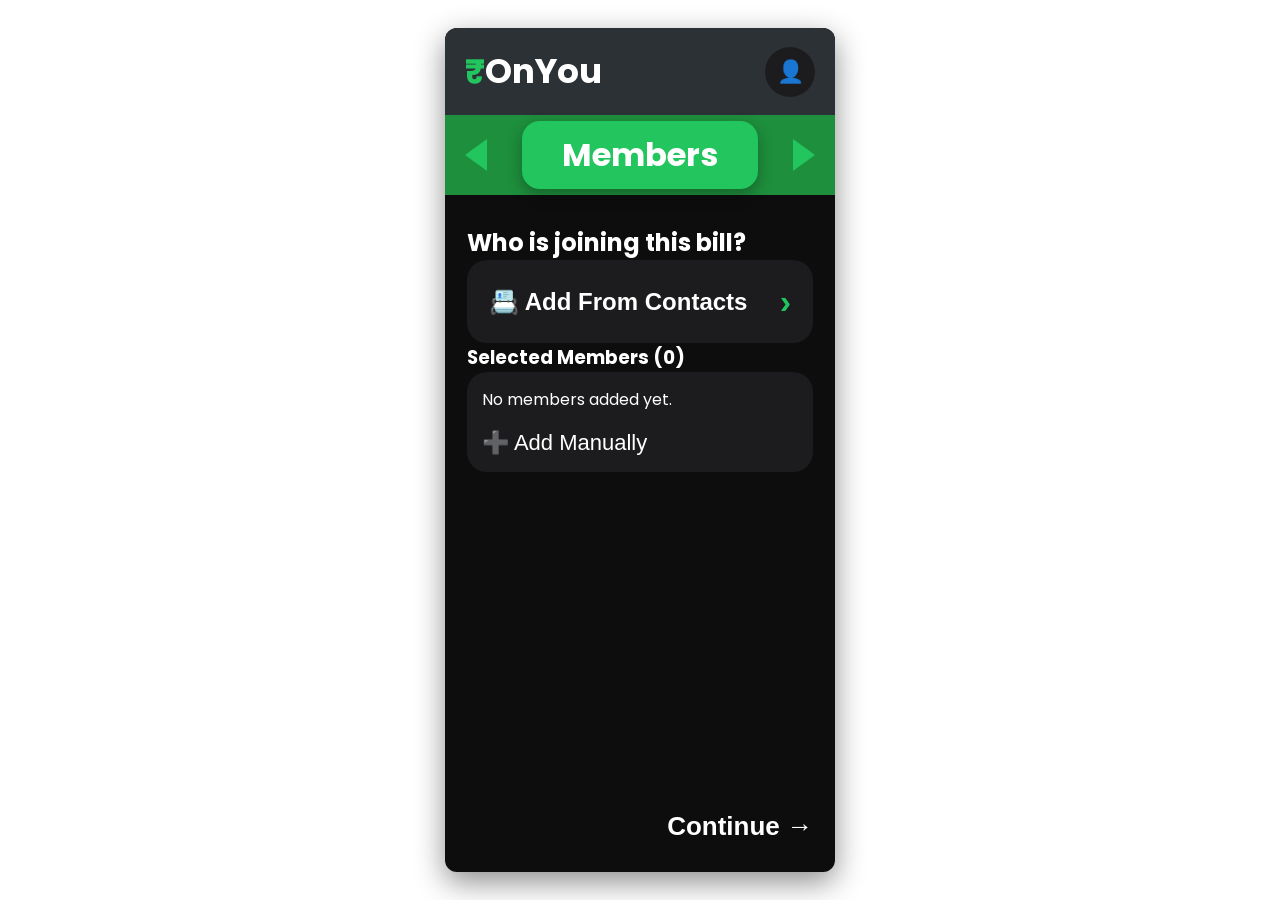
<file: frontend/pages/addMembers.html>
<!DOCTYPE html>
<html lang="en">

<head>
    <meta charset="UTF-8">
    <meta name="viewport" content="width=device-width, initial-scale=1.0">

    <title>OnYou | Add Members</title>

    <link href="https://fonts.googleapis.com/css2?family=Poppins:wght@300;400;500;600;700&display=swap" rel="stylesheet">

    <link rel="stylesheet" href="../css/common.css">
</head>

<body>

<div class="mobile-app">

    <!-- Header -->

    <header class="header">

        <div class="logo">
            <span>&#8377;</span>OnYou
        </div>

        <div class="profile">
            &#128100;
        </div>

    </header>

    <!-- Ribbon -->

    <section class="ribbon">

        <div class="triangle left-triangle"></div>

        <div class="page-title-box">
            Members
        </div>

        <div class="triangle right-triangle"></div>

    </section>

    <!-- Main Content -->

    <main class="content">

        <section class="greeting">

            <h2>Who is joining this bill?</h2>

        </section>

        <!-- Add Contacts -->

        <section class="menu">

            <button class="card">

                <span class="card-title">
                    📇 Add From Contacts
                </span>

                <span class="right">&rsaquo;</span>

            </button>

        </section>

        <!-- Selected Members -->

        <section class="members-section">

            <h3 class="section-title">
                Selected Members (0)
            </h3>

            <div class="members-list-card">

                <div class="empty-state">

                    <p>No members added yet.</p>

                </div>

                <button class="add-manual-btn">

                    <span>➕ Add Manually</span>

                </button>

            </div>

        </section>

        <!-- Continue -->

        <footer class="footer-actions">

            <button class="continue-btn" disabled>

                Continue →

            </button>

        </footer>

    </main>

</div>

</body>

</html>
</file>
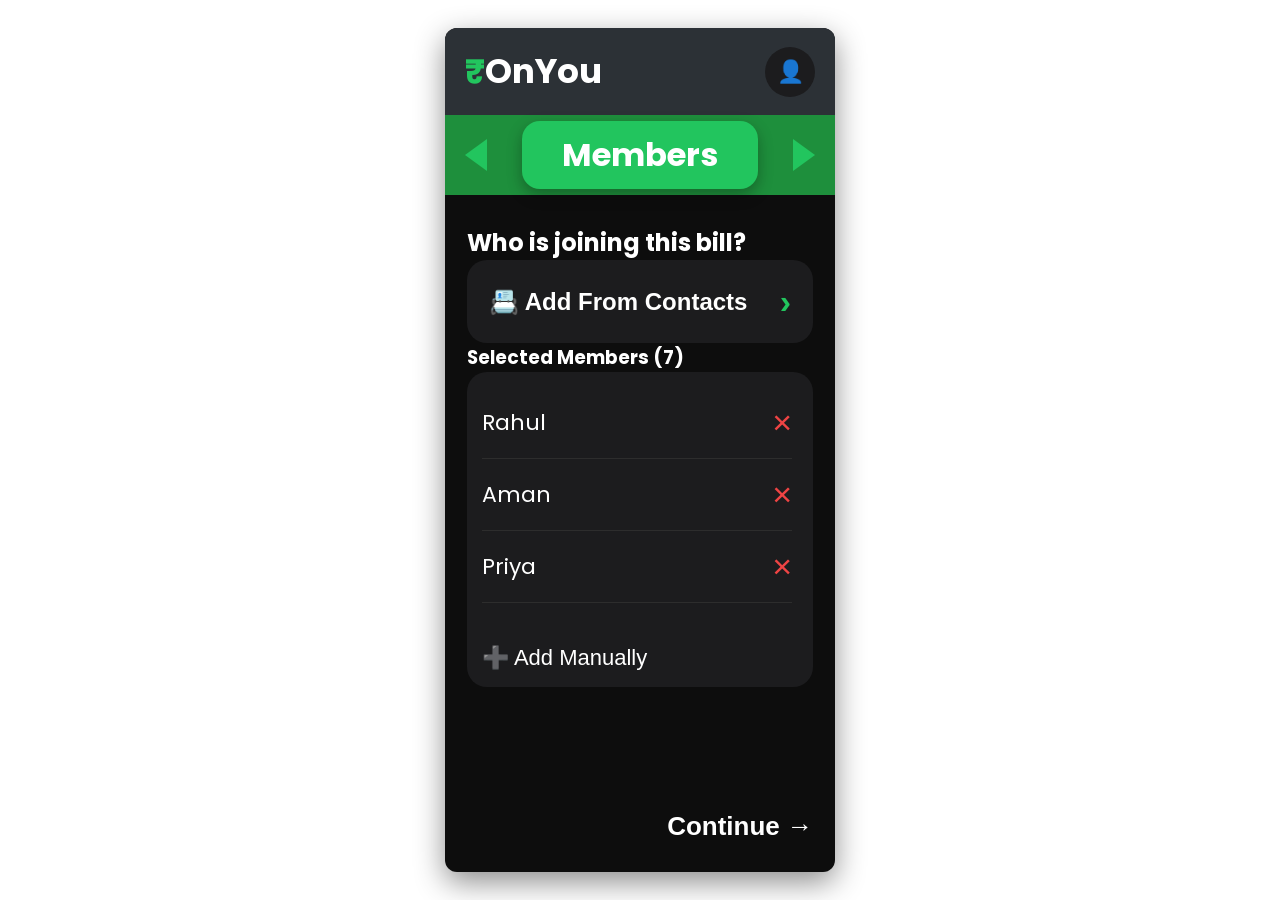
<file: frontend/pages/addMembersFilled.html>
<!DOCTYPE html>
<html lang="en">

<head>

    <meta charset="UTF-8">
    <meta name="viewport" content="width=device-width, initial-scale=1.0">

    <title>OnYou | Members</title>

    <link href="https://fonts.googleapis.com/css2?family=Poppins:wght@300;400;500;600;700&display=swap" rel="stylesheet">

    <link rel="stylesheet" href="../css/common.css">

</head>

<body>

<div class="mobile-app">

    <!-- Header -->

    <header class="header">

        <div class="logo">
            <span>₹</span>OnYou
        </div>

        <div class="profile">
            👤
        </div>

    </header>

    <!-- Ribbon -->

    <section class="ribbon">

        <div class="triangle left-triangle"></div>

        <div class="page-title-box">
            Members
        </div>

        <div class="triangle right-triangle"></div>

    </section>

    <!-- Main -->

    <main class="content">

        <section class="greeting">

            <h2>Who is joining this bill?</h2>

        </section>

        <!-- Add Contacts -->

        <section class="menu">

            <button class="card">

                <span class="card-title">
                    📇 Add From Contacts
                </span>

                <span class="right">›</span>

            </button>

        </section>

        <!-- Members -->

        <section class="members-section">

            <h3 class="section-title">

                Selected Members (7)

            </h3>

            <div class="members-list-card">

                <div class="members-scroll">

                    <div class="member-item">
                        <span class="member-name">Rahul</span>
                        <button class="remove-btn">&times;</button>
                    </div>

                    <div class="member-item">
                        <span class="member-name">Aman</span>
                        <button class="remove-btn">&times;</button>
                    </div>

                    <div class="member-item">
                        <span class="member-name">Priya</span>
                        <button class="remove-btn">&times;</button>
                    </div>

                    <div class="member-item">
                        <span class="member-name">Neha</span>
                        <button class="remove-btn">&times;</button>
                    </div>

                    <div class="member-item">
                        <span class="member-name">Karan</span>
                        <button class="remove-btn">&times;</button>
                    </div>

                    <div class="member-item">
                        <span class="member-name">Rohan</span>
                        <button class="remove-btn">&times;</button>
                    </div>

                    <div class="member-item">
                        <span class="member-name">Vivek</span>
                        <button class="remove-btn">&times;</button>
                    </div>

                </div>

                <button class="add-manual-btn">

                    ➕ Add Manually

                </button>

            </div>

        </section>

        <!-- Continue -->

        <footer class="footer-actions">

            <button class="continue-btn">

                Continue →

            </button>

        </footer>

    </main>

</div>

</body>

</html>
</file>
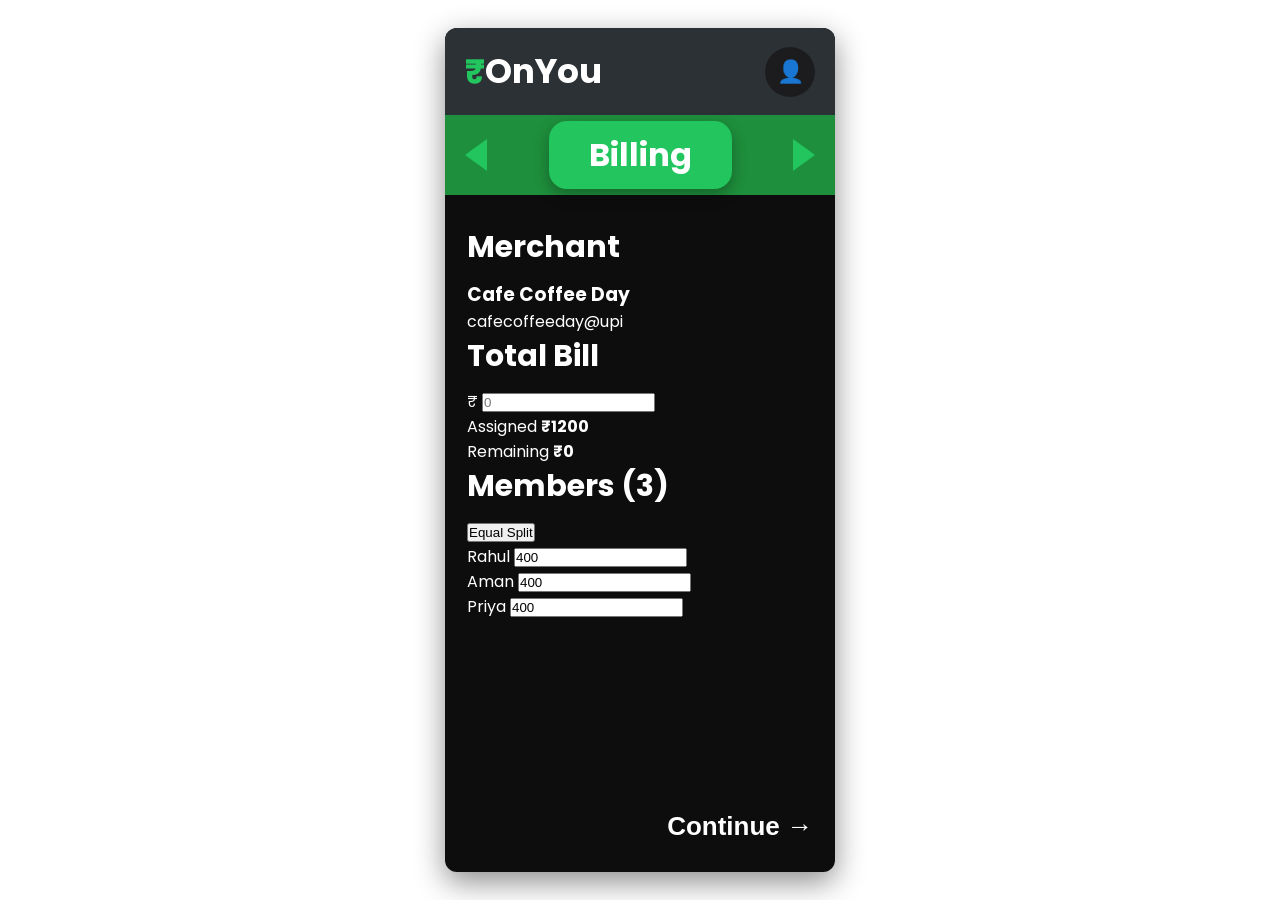
<file: frontend/pages/billing.html>
<!DOCTYPE html>
<html lang="en">

<head>

    <meta charset="UTF-8">

    <meta name="viewport" content="width=device-width, initial-scale=1.0">

    <title>OnYou | Billing</title>

    <link href="https://fonts.googleapis.com/css2?family=Poppins:wght@300;400;500;600;700&display=swap" rel="stylesheet">

    <link rel="stylesheet" href="../css/common.css">

</head>

<body>

<div class="mobile-app">

    <!-- Header -->

    <header class="header">

        <div class="logo">
            <span>&#8377;</span>OnYou
        </div>

        <div class="profile">
            &#128100;
        </div>

    </header>

    <!-- Ribbon -->

    <section class="ribbon">

        <div class="triangle left-triangle"></div>

        <div class="page-title-box">
            Billing
        </div>

        <div class="triangle right-triangle"></div>

    </section>

    <!-- Main -->

    <main class="content">

        <!-- Merchant -->

        <section class="merchant-section">

            <h2 class="page-heading">
                Merchant
            </h2>

            <div class="merchant-card">

                <h3>Cafe Coffee Day</h3>

                <p>cafecoffeeday@upi</p>

            </div>

        </section>


        <!-- Bill -->

        <section class="bill-section">

            <h2 class="page-heading">
                Total Bill
            </h2>

            <div class="bill-input">

                <span class="rupee">&#8377;</span>

                <input
                    type="number"
                    placeholder="0"
                    id="billAmount"
                >

            </div>

        </section>


        <!-- Summary -->

        <section class="summary-card">

            <div>

                <span>Assigned</span>

                <strong>₹1200</strong>

            </div>

            <div>

                <span>Remaining</span>

                <strong class="remaining">₹0</strong>

            </div>

        </section>


        <!-- Members -->

        <section class="members-section">

            <div class="members-header">

                <h2 class="page-heading">

                    Members (3)

                </h2>

                <button class="equal-btn">

                    Equal Split

                </button>

            </div>


            <div class="members-card">

                <div class="member-row">

                    <span>Rahul</span>

                    <input
                        type="number"
                        value="400"
                    >

                </div>


                <div class="member-row">

                    <span>Aman</span>

                    <input
                        type="number"
                        value="400"
                    >

                </div>


                <div class="member-row">

                    <span>Priya</span>

                    <input
                        type="number"
                        value="400"
                    >

                </div>

            </div>

        </section>


        <!-- Continue -->

        <footer class="footer-actions">

            <button class="continue-btn">

                Continue →

            </button>

        </footer>

    </main>

</div>

</body>

</html>
</file>
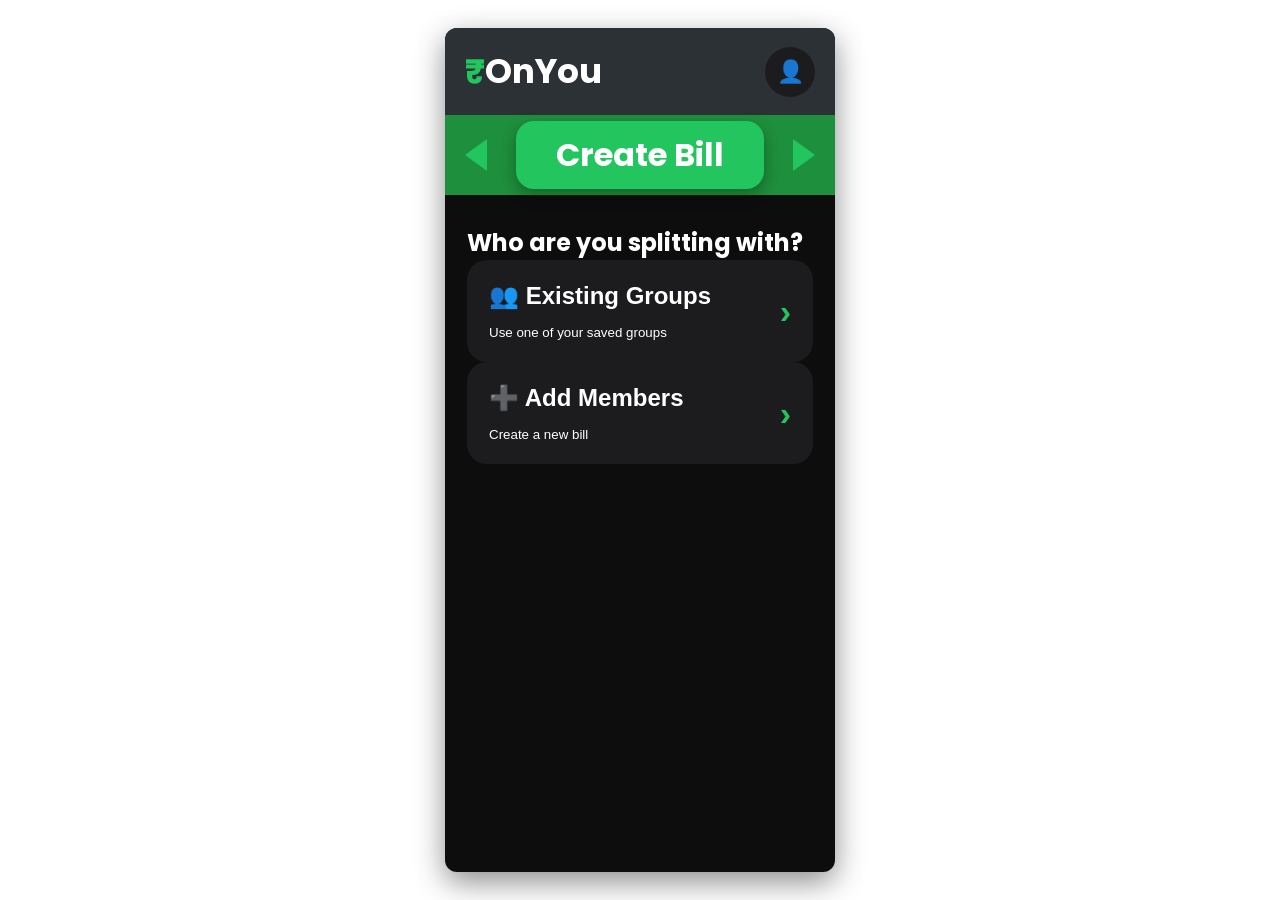
<file: frontend/pages/createBill1.html>
<!DOCTYPE html>
<html lang="en">

<head>
    <meta charset="UTF-8">
    <meta name="viewport" content="width=device-width, initial-scale=1.0">

    <title>OnYou | Create Bill</title>

    <link href="https://fonts.googleapis.com/css2?family=Poppins:wght@300;400;500;600;700&display=swap" rel="stylesheet">

    <link rel="stylesheet" href="../css/common.css">
</head>

<body>

<div class="mobile-app">

    <header class="header">

        <div class="logo">
            <span>₹</span>OnYou
        </div>

        <div class="profile">
            👤
        </div>

    </header>

    <section class="ribbon">

        <div class="triangle left-triangle"></div>

        <div class="page-title-box">
            Create Bill
        </div>

        <div class="triangle right-triangle"></div>

    </section>

    <main class="content">

        <section class="greeting">

            <h2>Who are you splitting with?</h2>

        </section>

        <section class="menu">

            <button class="card">
                <div class="card-body">
                    <span class="card-title">👥 Existing Groups</span><br>
                    <span class="card-subtext">Use one of your saved groups</span>
                </div>
                <span class="right">›</span>
            </button>

            <button class="card">
                <div class="card-body">
                    <span class="card-title">➕ Add Members</span><br>
                    <span class="card-subtext">Create a new bill</span>
                </div>
                <span class="right">›</span>
            </button>

        </section>

    </main>

</div>

</body>

</html>
</file>
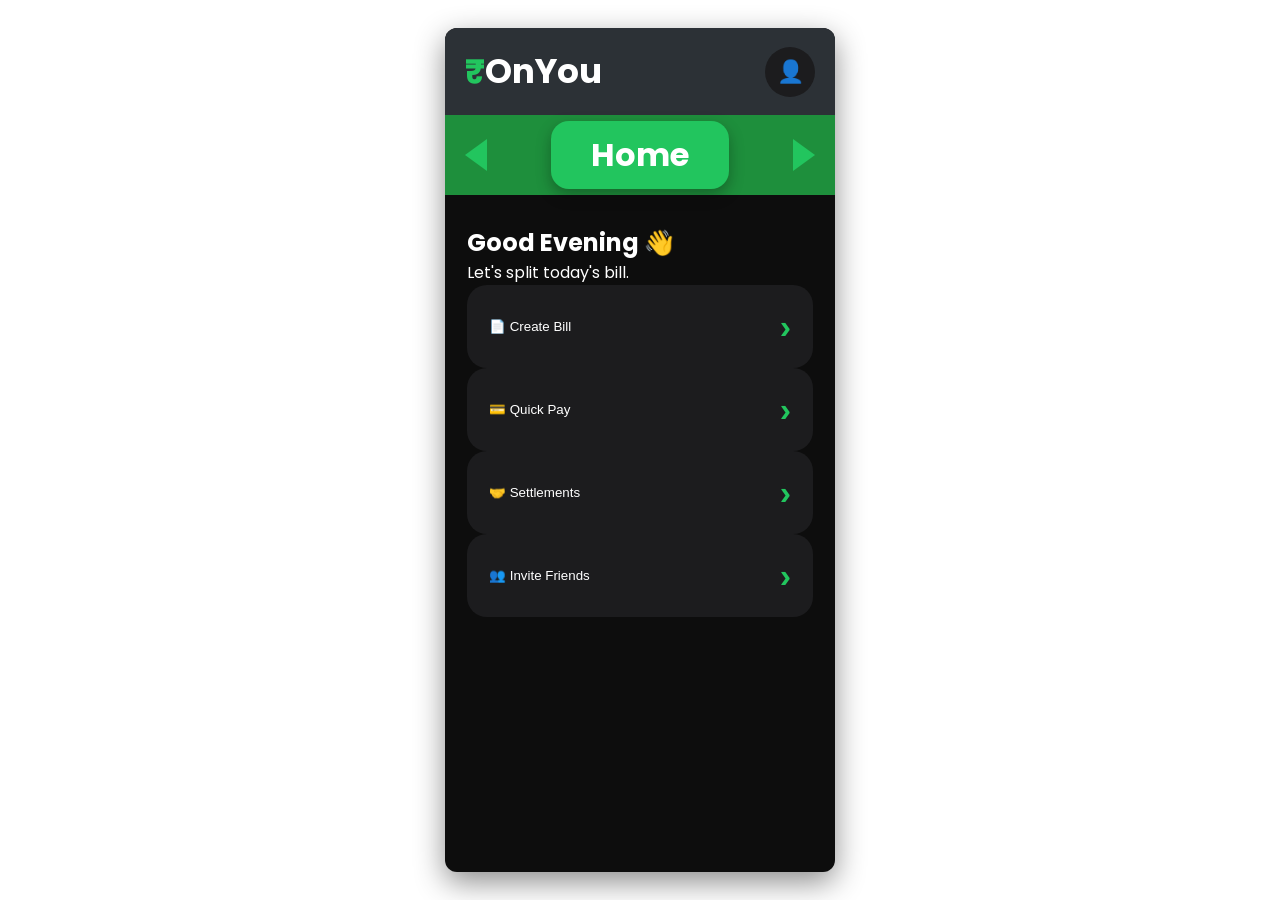
<file: frontend/pages/home.html>
<!DOCTYPE html>
<html lang="en">

<head>
    <meta charset="UTF-8">
    <meta name="viewport" content="width=device-width, initial-scale=1.0">

    <title>OnYou | Home</title>

    <link href="https://fonts.googleapis.com/css2?family=Poppins:wght@300;400;500;600;700&display=swap" rel="stylesheet">

    <link rel="stylesheet" href="../css/common.css">
</head>

<body>

<div class="mobile-app">

    <header class="header">

        <div class="logo">
            <span>₹</span>OnYou
        </div>

        <div class="profile">
            👤
        </div>

    </header>

    <section class="ribbon">

        <div class="triangle left-triangle"></div>

        <div class="page-title-box">
            Home
        </div>

        <div class="triangle right-triangle"></div>

    </section>

    <main class="content">

        <section class="greeting">

            <h2>Good Evening 👋</h2>

            <p>Let's split today's bill.</p>

        </section>

        <section class="menu">

            <button class="card">
                <span>📄 Create Bill</span>
                <span class="right">›</span>
            </button>

            <button class="card">
                <span>💳 Quick Pay</span>
                <span class="right">›</span>
            </button>

            <button class="card">
                <span>🤝 Settlements</span>
                <span class="right">›</span>
            </button>

            <button class="card">
                <span>👥 Invite Friends</span>
                <span class="right">›</span>
            </button>

        </section>

    </main>

</div>

</body>

</html>
</file>
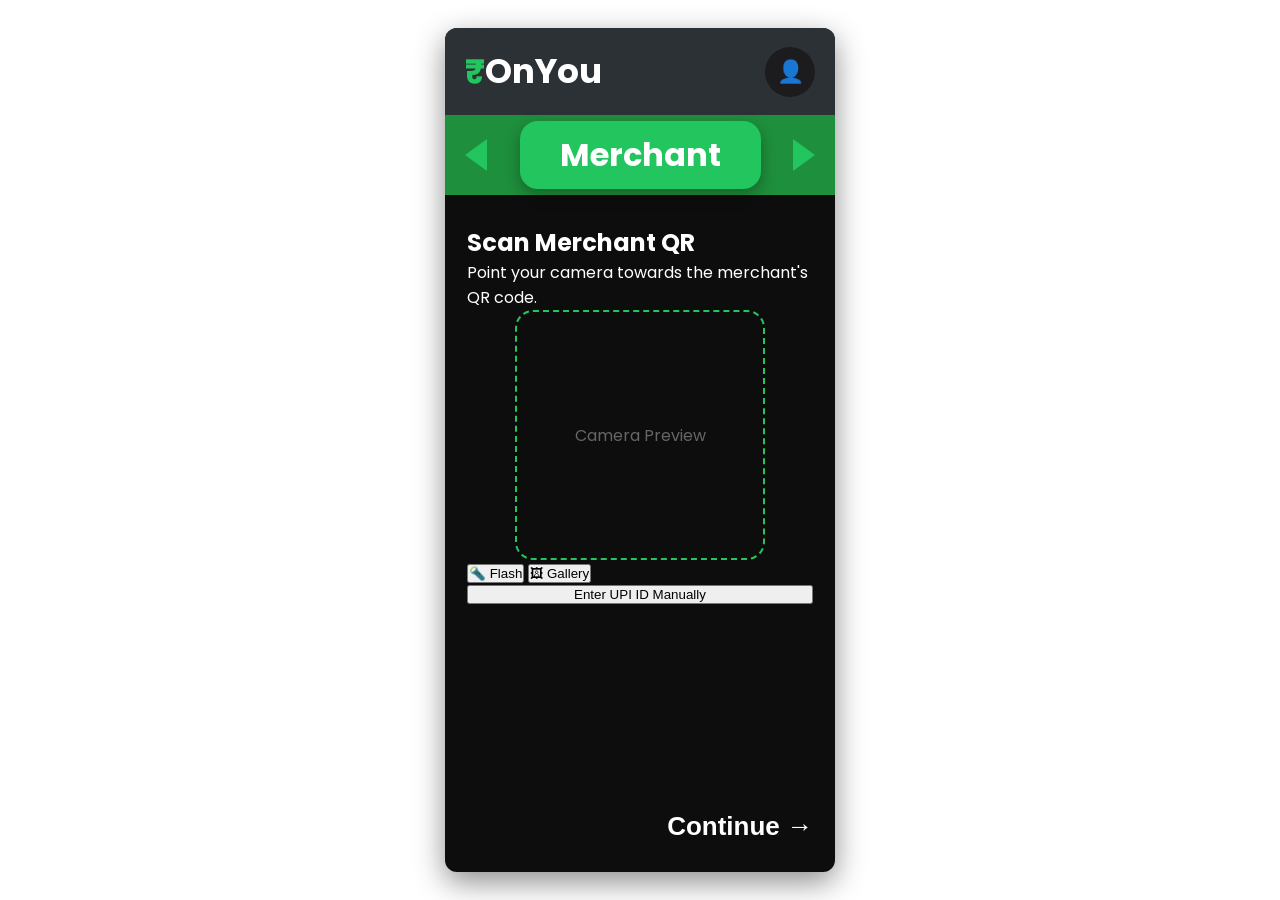
<file: frontend/pages/scanQrCode.html>
<!DOCTYPE html>
<html lang="en">

<head>

    <meta charset="UTF-8">
    <meta name="viewport" content="width=device-width, initial-scale=1.0">

    <title>OnYou | Merchant</title>

    <link href="https://fonts.googleapis.com/css2?family=Poppins:wght@300;400;500;600;700&display=swap" rel="stylesheet">

    <link rel="stylesheet" href="../css/common.css">

</head>

<body>

<div class="mobile-app">

    <!-- Header -->

    <header class="header">

        <div class="logo">
            <span>₹</span>OnYou
        </div>

        <div class="profile">
            👤
        </div>

    </header>

    <!-- Ribbon -->

    <section class="ribbon">

        <div class="triangle left-triangle"></div>

        <div class="page-title-box">
            Merchant
        </div>

        <div class="triangle right-triangle"></div>

    </section>

    <!-- Content -->

    <main class="content">

        <h2>Scan Merchant QR</h2>

        <p class="subtitle">
            Point your camera towards the merchant's QR code.
        </p>

        <!-- Scanner -->

        <div class="scanner-box">

            <div class="scanner-frame">

                <div class="corner top-left"></div>
                <div class="corner top-right"></div>
                <div class="corner bottom-left"></div>
                <div class="corner bottom-right"></div>

                <p>Camera Preview</p>

            </div>

        </div>

        <!-- Options -->

        <div class="scanner-options">

            <button class="option-btn">
                🔦 Flash
            </button>

            <button class="option-btn">
                🖼 Gallery
            </button>

        </div>

        <!-- Manual -->

        <button class="manual-btn">

            Enter UPI ID Manually

        </button>

        <!-- Continue -->

        <footer class="footer-actions">

            <button class="continue-btn">

                Continue →

            </button>

        </footer>

    </main>

</div>

</body>

</html>
</file>
<file: frontend/css/common.css>
/* =====================================================
   OnYou - Common Styles
   Shared across all screens
===================================================== */

/* ================= RESET ================= */

*{
    margin:0;
    padding:0;
    box-sizing:border-box;
}

/* ================= THEME ================= */

:root{

    --primary:#22C55E;
    --primary-dark:#1E8F3C;

    --background:#0D0D0D;
    --header:#2C3136;
    --card:#1C1C1E;

    --text:#FFFFFF;
    --subtext:#BDBDBD;

    --danger:#EF4444;

    --radius-small:12px;
    --radius-medium:18px;
    --radius-large:20px;

    --shadow-app:0 10px 30px rgba(0,0,0,.45);
    --shadow-card:0 6px 15px rgba(0,0,0,.30);

}

/* ================= BODY ================= */

body{

    background:white;

    font-family:'Poppins',sans-serif;

    display:flex;

    justify-content:center;

    align-items:center;

    min-height:100vh;

    color:var(--text);

}

/* ================= MOBILE APP ================= */

.mobile-app{

    width:390px;

    height:844px;

    background:var(--background);

    border-radius:12px;

    overflow:hidden;

    box-shadow:var(--shadow-app);

    display:flex;

    flex-direction:column;

}

/* ================= HEADER ================= */

.header{

    background:var(--header);

    display:flex;

    justify-content:space-between;

    align-items:center;

    padding:18px 20px;

}

/* ================= LOGO ================= */

.logo{

    font-size:34px;

    font-weight:700;

    color:var(--text);

}

.logo span{

    color:var(--primary);

}

/* ================= PROFILE ================= */

.profile{

    width:50px;

    height:50px;

    border-radius:50%;

    background:var(--card);

    display:flex;

    justify-content:center;

    align-items:center;

    font-size:22px;

    cursor:pointer;

}

/* ================= RIBBON ================= */

.ribbon{

    height:80px;

    background:var(--primary-dark);

    display:flex;

    justify-content:space-between;

    align-items:center;

    padding:0 20px;

}

/* ================= PAGE TITLE ================= */

.page-title-box{

    background:var(--primary);

    color:white;

    font-size:32px;

    font-weight:700;

    padding:10px 40px;

    border-radius:18px;

    box-shadow:var(--shadow-card);

    text-align:center;

}

/* ================= TRIANGLES ================= */

.left-triangle{

    width:0;

    height:0;

    border-top:16px solid transparent;

    border-bottom:16px solid transparent;

    border-right:22px solid var(--primary);

    cursor:pointer;

}

.right-triangle{

    width:0;

    height:0;

    border-top:16px solid transparent;

    border-bottom:16px solid transparent;

    border-left:22px solid var(--primary);

    cursor:pointer;

}

/* ================= CONTENT ================= */

.content{

    flex:1;

    padding:30px 22px;

    display:flex;

    flex-direction:column;

}

/* ================= PAGE HEADING ================= */

.page-heading{

    font-size:30px;

    font-weight:700;

    margin-bottom:10px;

}

.page-subheading{

    color:var(--subtext);

    font-size:18px;

    margin-bottom:30px;

}

/* ================= BUTTON CARD ================= */

.card{

    width:100%;

    background:var(--card);

    border:none;

    border-radius:20px;

    padding:22px;

    color:white;

    display:flex;

    justify-content:space-between;

    align-items:center;

    cursor:pointer;

    transition:.25s;

}

.card:hover{

    background:#292929;

    transform:translateY(-3px);

}

.card-title{

    font-size:24px;

    font-weight:700;

}

.card-subtitle{

    color:var(--subtext);

    font-size:15px;

    margin-top:5px;

}

.card-body{

    display:flex;

    flex-direction:column;

    align-items:flex-start;

}

.right{

    color:var(--primary);

    font-size:34px;

    font-weight:bold;

}

/* ================= INPUT ================= */

.input{

    width:100%;

    background:transparent;

    border:2px solid var(--primary);

    color:white;

    border-radius:16px;

    padding:16px;

    font-size:18px;

    outline:none;

}

.input::placeholder{

    color:#888;

}

/* ================= PRIMARY BUTTON ================= */

.primary-btn{

    width:100%;

    background:var(--primary);

    color:white;

    border:none;

    border-radius:18px;

    padding:18px;

    font-size:22px;

    font-weight:600;

    cursor:pointer;

    transition:.25s;

}

.primary-btn:hover{

    background:#28d864;

}

/* ================= OUTLINE BUTTON ================= */

.outline-btn{

    width:100%;

    background:none;

    border:2px solid var(--primary);

    color:var(--primary);

    border-radius:18px;

    padding:16px;

    font-size:18px;

    cursor:pointer;

}

.outline-btn:hover{

    background:var(--primary);

    color:white;

}

/* ================= CONTINUE ================= */

.footer-actions{

    margin-top:auto;

    display:flex;

    justify-content:flex-end;

    padding-top:30px;

}

.continue-btn{

    background:none;

    border:none;

    color:white;

    font-size:26px;

    font-weight:700;

    cursor:pointer;

    transition:.25s;

}

.continue-btn:hover{

    color:var(--primary);

    transform:translateX(4px);

}

/* ================= MEMBERS ================= */

.members-list-card{

    background:var(--card);

    border-radius:20px;

    padding:15px;

}

.members-scroll{

    max-height:240px;

    overflow-y:auto;

    padding-right:6px;

}

.members-scroll::-webkit-scrollbar{

    width:5px;

}

.members-scroll::-webkit-scrollbar-thumb{

    background:#555;

    border-radius:10px;

}

.members-scroll::-webkit-scrollbar-track{

    background:transparent;

}

.member-item{

    display:flex;

    justify-content:space-between;

    align-items:center;

    padding:16px 0;

    border-bottom:1px solid #2D2D2D;

}

.member-name{

    font-size:22px;

}

.remove-btn{

    background:none;

    border:none;

    color:var(--danger);

    font-size:34px;

    cursor:pointer;

}

.add-manual-btn{

    background:none;

    border:none;

    color:white;

    font-size:22px;

    padding-top:18px;

    cursor:pointer;

}

/* ================= QR SCANNER ================= */

.scanner-frame{

    width:250px;

    height:250px;

    border:2px dashed var(--primary);

    border-radius:18px;

    display:flex;

    justify-content:center;

    align-items:center;

    color:#666;

    position:relative;

    margin:auto;

}

/* ================= SPACING UTILITIES ================= */

.mt-10{margin-top:10px;}
.mt-20{margin-top:20px;}
.mt-30{margin-top:30px;}
.mt-40{margin-top:40px;}

.mb-10{margin-bottom:10px;}
.mb-20{margin-bottom:20px;}
.mb-30{margin-bottom:30px;}
.mb-40{margin-bottom:40px;}

.text-center{text-align:center;}

.hidden{display:none;}
</file>
